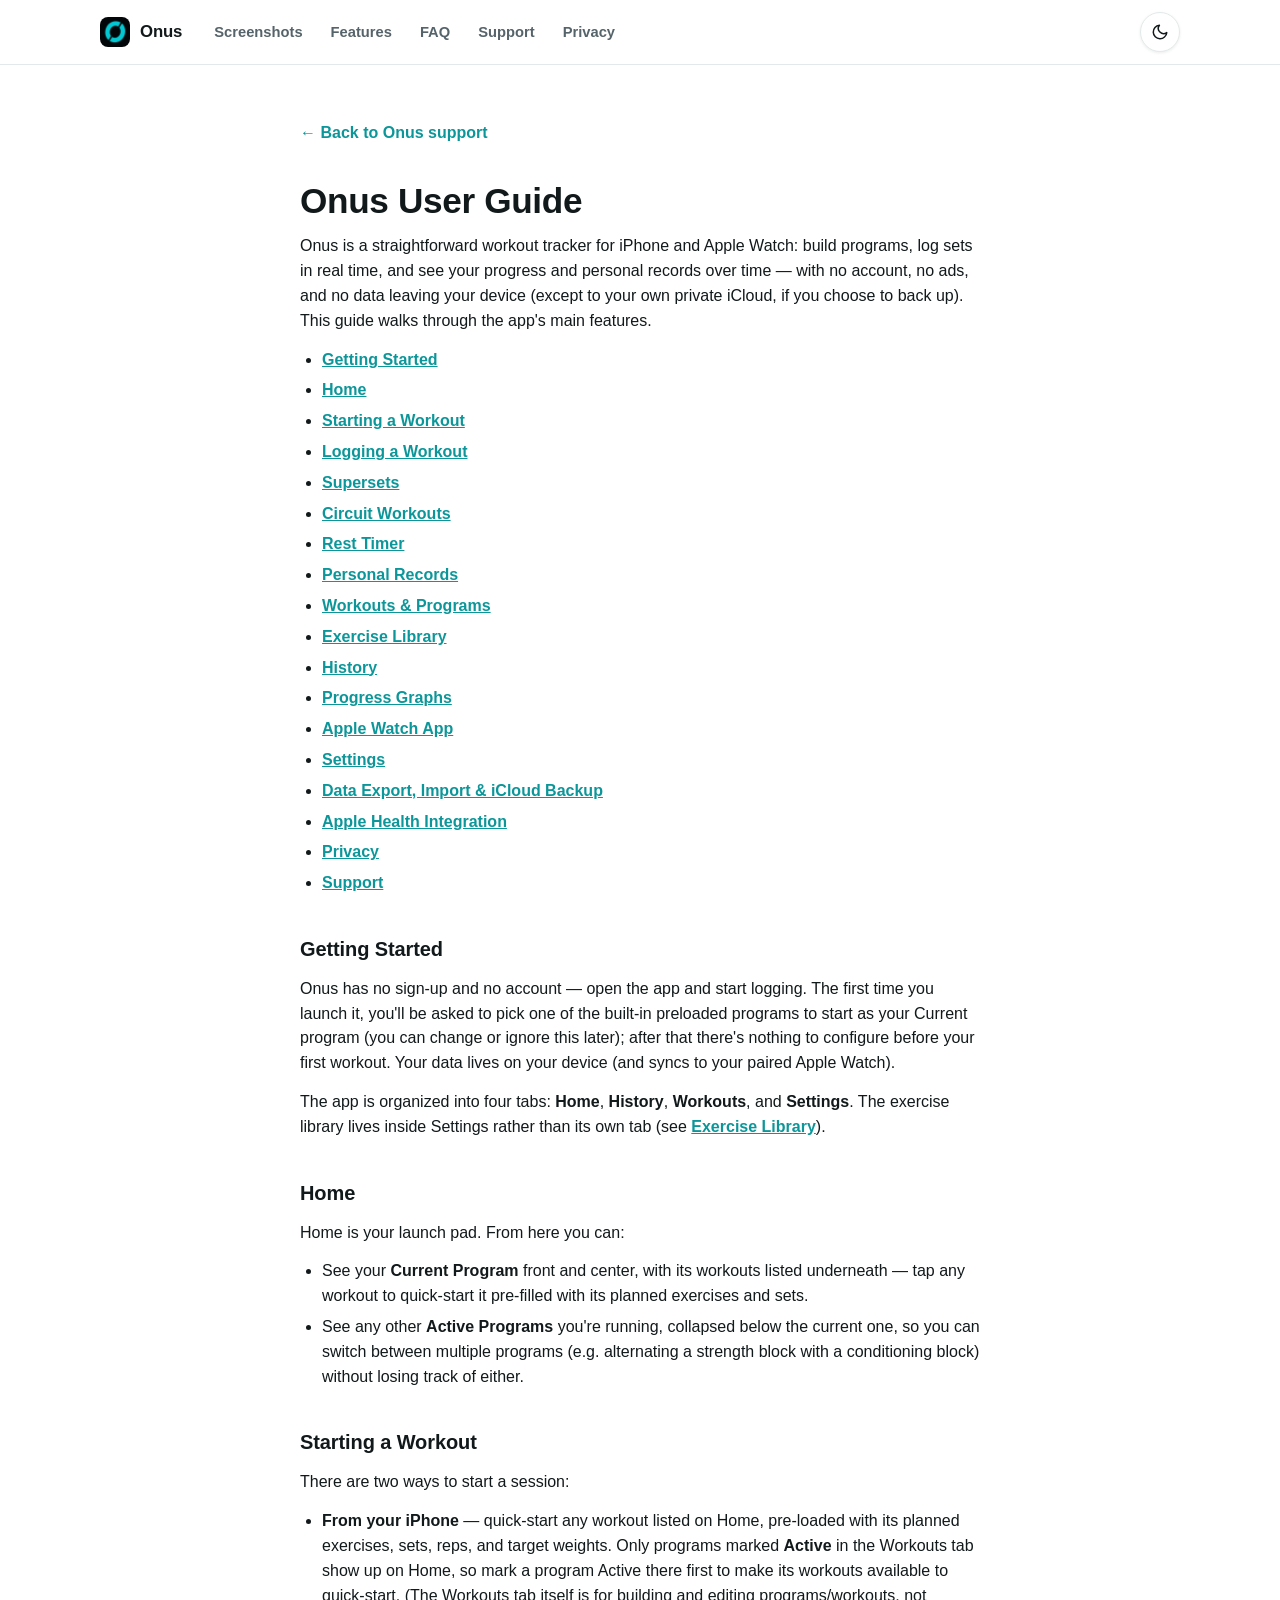
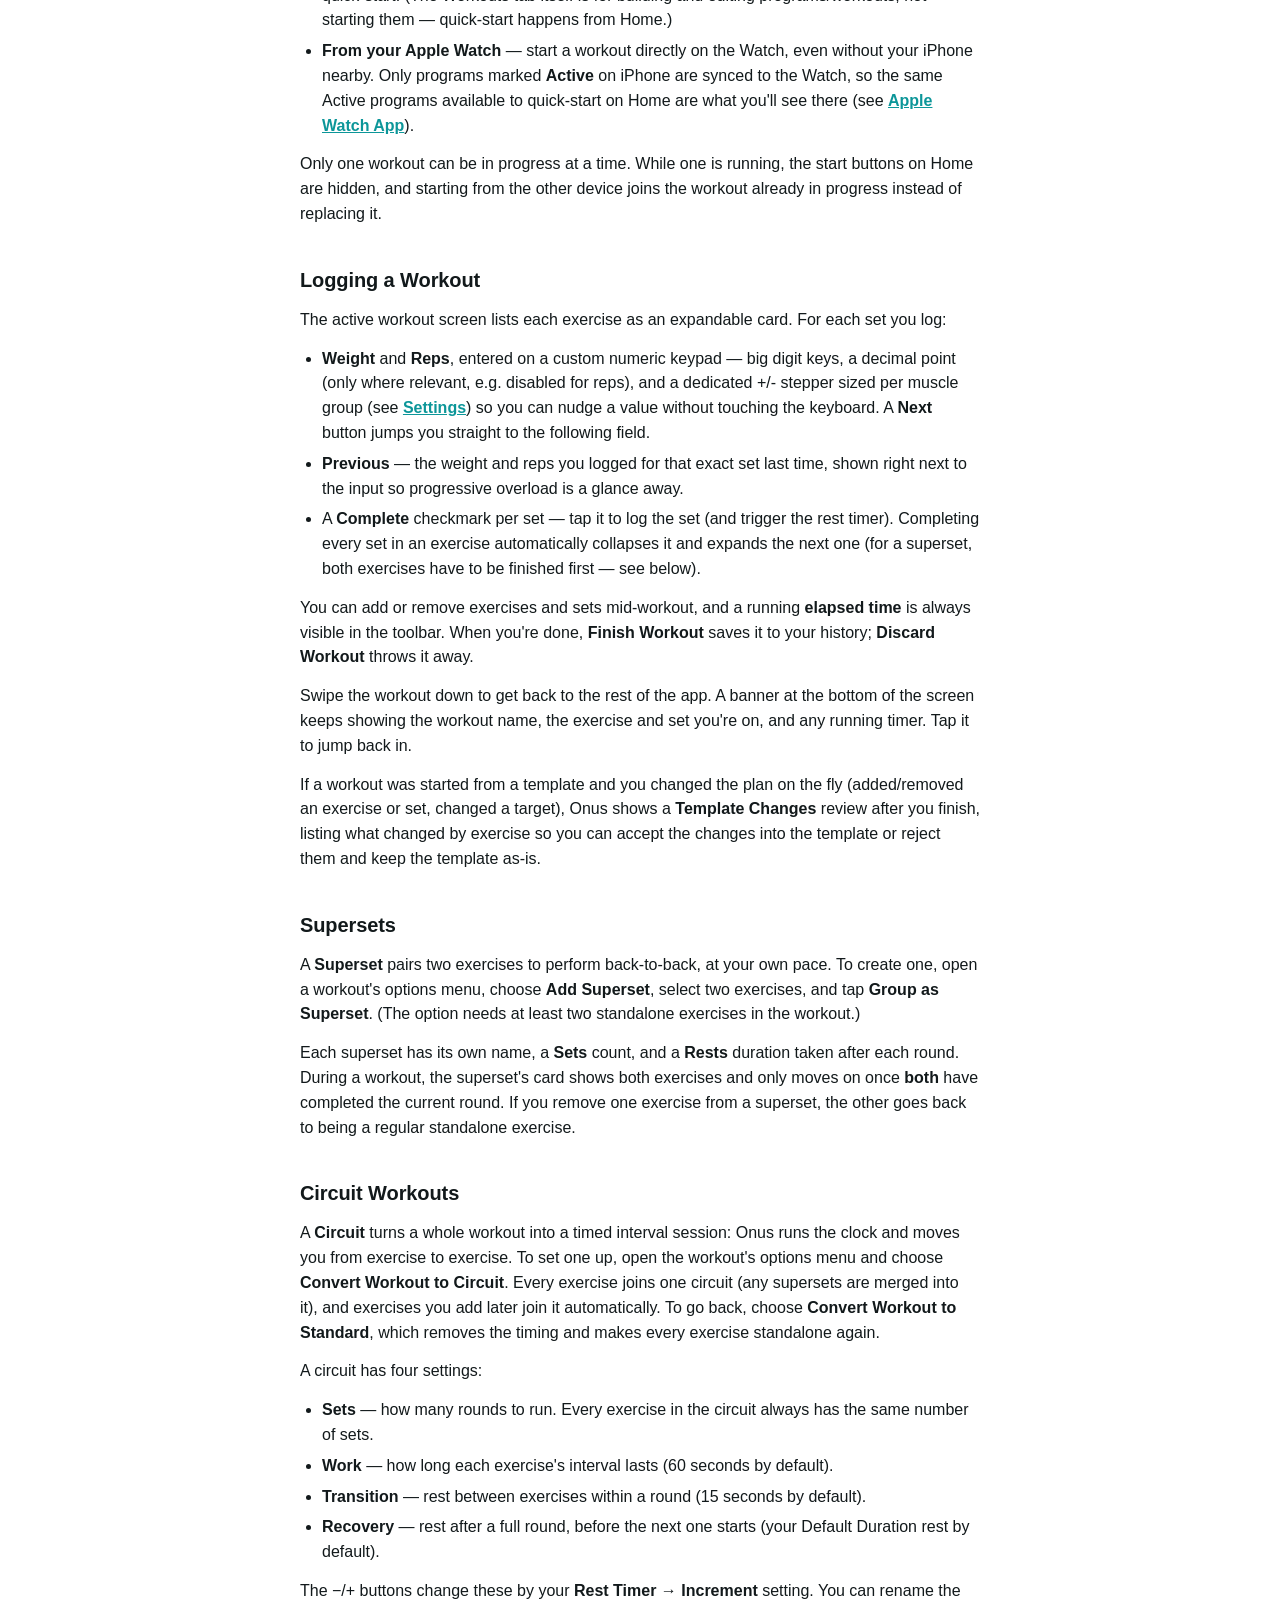
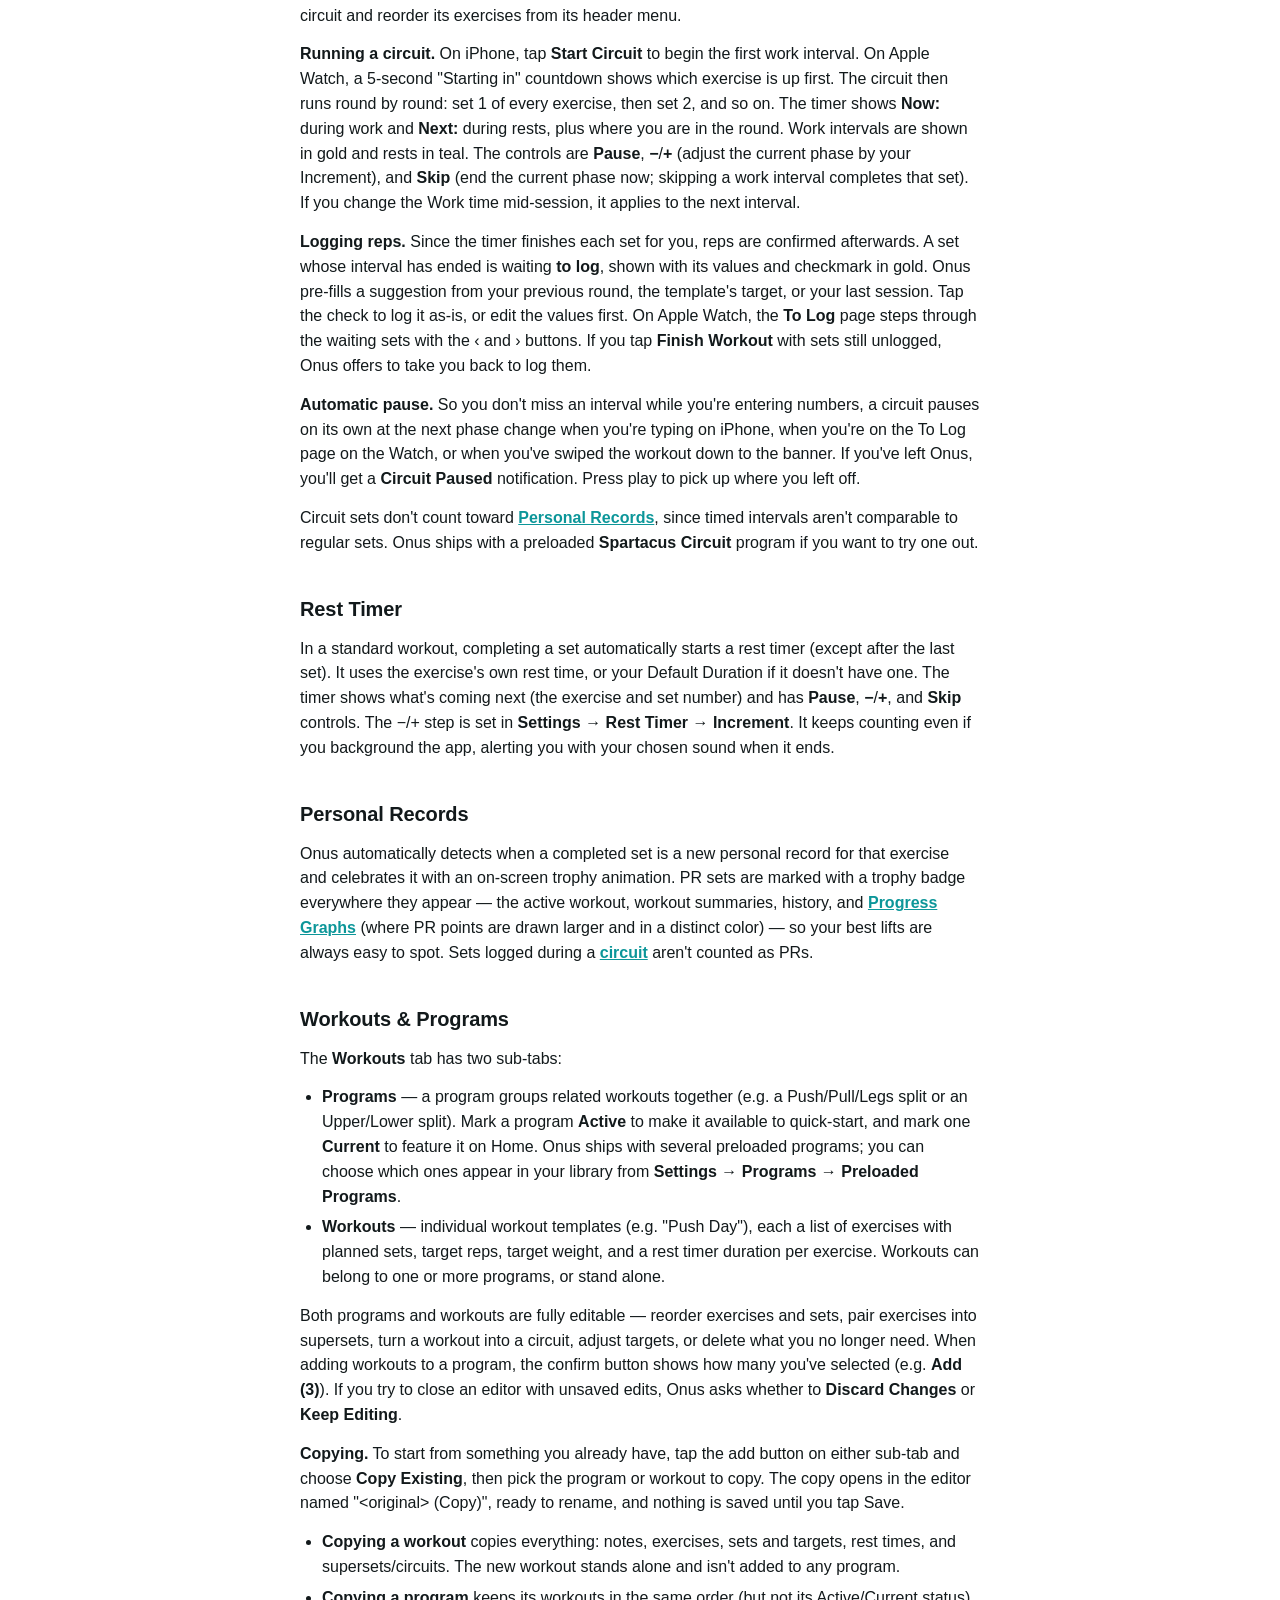
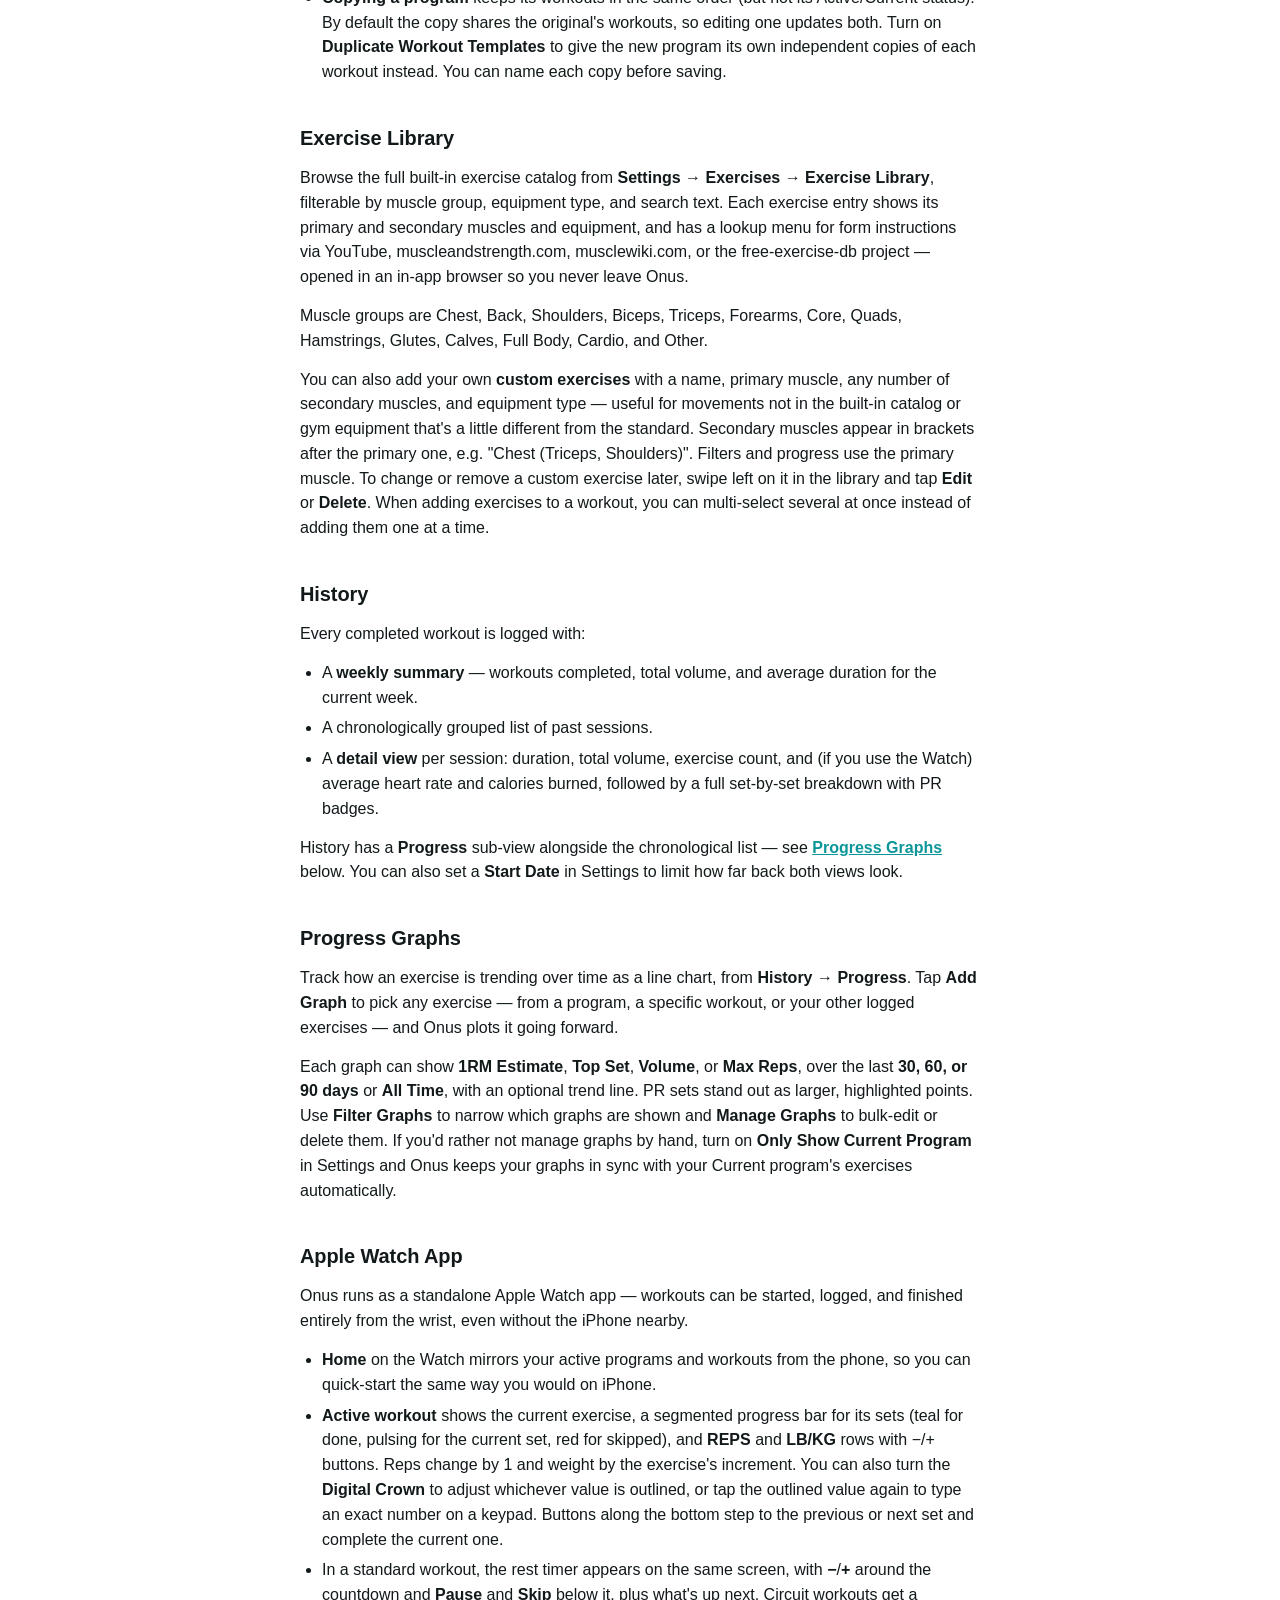
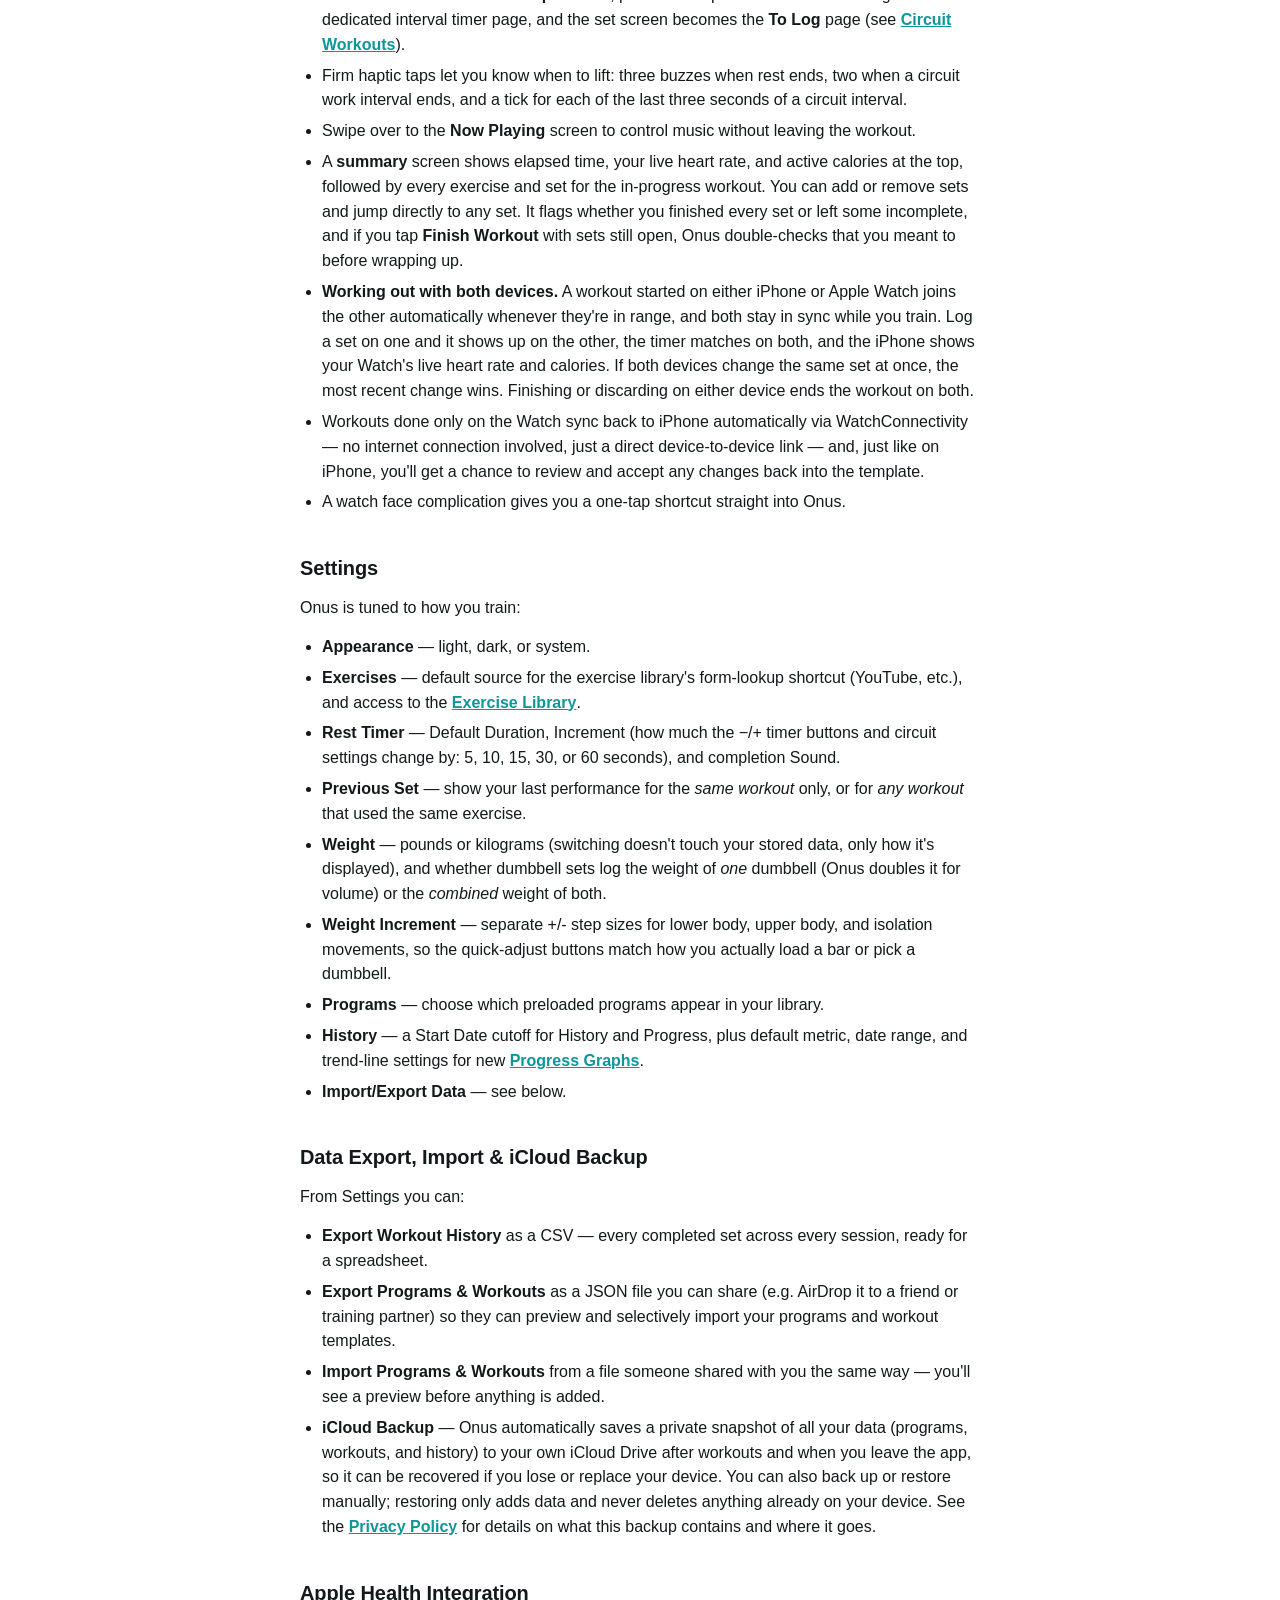
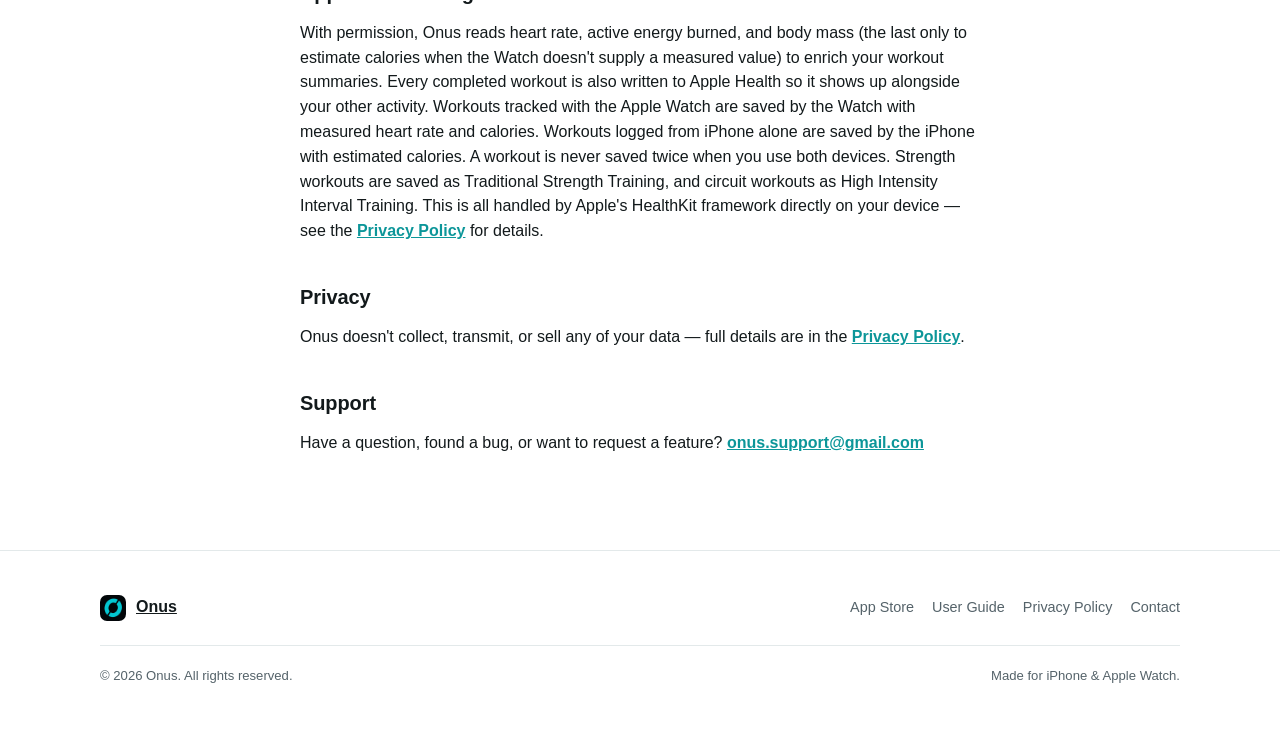
<file: guide.html>
<!doctype html>
<html lang="en">
  <head>
    <meta charset="UTF-8" />
    <meta name="viewport" content="width=device-width, initial-scale=1" />
    <title>User Guide — Onus</title>
    <meta
      name="description"
      content="A complete guide to using Onus, a private workout tracker for iPhone and Apple Watch."
    />

    <link
      rel="icon"
      type="image/png"
      sizes="32x32"
      href="Branding/icon-32x32.png"
    />
    <link
      rel="icon"
      type="image/png"
      sizes="16x16"
      href="Branding/icon-16x16.png"
    />
    <link
      rel="apple-touch-icon"
      sizes="180x180"
      href="Branding/icon-256x256.png"
    />

    <link rel="stylesheet" href="css/style.css" />
    <script>
      (function () {
        try {
          var stored = localStorage.getItem("onus-theme");
          if (stored === "light" || stored === "dark") {
            document.documentElement.setAttribute("data-theme", stored);
          }
        } catch (e) {}
      })();
    </script>
  </head>
  <body>
    <header class="site-header">
      <div class="wrap nav">
        <a class="nav-brand" href="index.html">
          <img src="Branding/icon-256x256.png" alt="" />
          <span>Onus</span>
        </a>
        <nav class="nav-links" aria-label="Section navigation">
          <a href="index.html#screenshots">Screenshots</a>
          <a href="index.html#features">Features</a>
          <a href="index.html#faq">FAQ</a>
          <a href="index.html#support">Support</a>
          <a href="privacy.html">Privacy</a>
        </nav>
        <button
          class="theme-toggle"
          data-theme-toggle
          type="button"
          aria-label="Toggle dark mode"
        >
          <svg
            class="icon-moon"
            viewBox="0 0 24 24"
            fill="none"
            stroke="currentColor"
            stroke-width="2"
            stroke-linecap="round"
            stroke-linejoin="round"
          >
            <path d="M21 12.79A9 9 0 1 1 11.21 3 7 7 0 0 0 21 12.79Z" />
          </svg>
          <svg
            class="icon-sun"
            viewBox="0 0 24 24"
            fill="none"
            stroke="currentColor"
            stroke-width="2"
            stroke-linecap="round"
            stroke-linejoin="round"
          >
            <circle cx="12" cy="12" r="4" />
            <path
              d="M12 2v2M12 20v2M4.93 4.93l1.41 1.41M17.66 17.66l1.41 1.41M2 12h2M20 12h2M4.93 19.07l1.41-1.41M17.66 6.34l1.41-1.41"
            />
          </svg>
        </button>
      </div>
    </header>

    <main>
      <article class="doc wrap">
        <a class="back-link" href="index.html">← Back to Onus support</a>

        <h1>Onus User Guide</h1>
        <p>
          Onus is a straightforward workout tracker for iPhone and Apple
          Watch: build programs, log sets in real time, and see your progress
          and personal records over time — with no account, no ads, and no
          data leaving your device (except to your own private iCloud, if you
          choose to back up). This guide walks through the app's main
          features.
        </p>

        <ul>
          <li><a href="#getting-started">Getting Started</a></li>
          <li><a href="#home">Home</a></li>
          <li><a href="#starting-a-workout">Starting a Workout</a></li>
          <li><a href="#logging-a-workout">Logging a Workout</a></li>
          <li><a href="#supersets">Supersets</a></li>
          <li><a href="#circuits">Circuit Workouts</a></li>
          <li><a href="#rest-timer">Rest Timer</a></li>
          <li><a href="#personal-records">Personal Records</a></li>
          <li><a href="#workouts-programs">Workouts &amp; Programs</a></li>
          <li><a href="#exercise-library">Exercise Library</a></li>
          <li><a href="#history">History</a></li>
          <li><a href="#progress-graphs">Progress Graphs</a></li>
          <li><a href="#apple-watch-app">Apple Watch App</a></li>
          <li><a href="#settings">Settings</a></li>
          <li>
            <a href="#data-export-import"
              >Data Export, Import &amp; iCloud Backup</a
            >
          </li>
          <li><a href="#health-integration">Apple Health Integration</a></li>
          <li><a href="#privacy">Privacy</a></li>
          <li><a href="#support">Support</a></li>
        </ul>

        <h2 id="getting-started">Getting Started</h2>
        <p>
          Onus has no sign-up and no account — open the app and start
          logging. The first time you launch it, you'll be asked to pick one
          of the built-in preloaded programs to start as your Current program
          (you can change or ignore this later); after that there's nothing
          to configure before your first workout. Your data lives on your
          device (and syncs to your paired Apple Watch).
        </p>
        <p>
          The app is organized into four tabs:
          <strong>Home</strong>, <strong>History</strong>,
          <strong>Workouts</strong>, and <strong>Settings</strong>. The
          exercise library lives inside Settings rather than its own tab (see
          <a href="#exercise-library">Exercise Library</a>).
        </p>

        <h2 id="home">Home</h2>
        <p>Home is your launch pad. From here you can:</p>
        <ul>
          <li>
            See your <strong>Current Program</strong> front and center, with
            its workouts listed underneath — tap any workout to quick-start
            it pre-filled with its planned exercises and sets.
          </li>
          <li>
            See any other <strong>Active Programs</strong> you're running,
            collapsed below the current one, so you can switch between
            multiple programs (e.g. alternating a strength block with a
            conditioning block) without losing track of either.
          </li>
        </ul>

        <h2 id="starting-a-workout">Starting a Workout</h2>
        <p>There are two ways to start a session:</p>
        <ul>
          <li>
            <strong>From your iPhone</strong> — quick-start any workout
            listed on Home, pre-loaded with its planned exercises, sets,
            reps, and target weights. Only programs marked
            <strong>Active</strong> in the Workouts tab show up on Home, so
            mark a program Active there first to make its workouts available
            to quick-start. (The Workouts tab itself is for building and
            editing programs/workouts, not starting them — quick-start
            happens from Home.)
          </li>
          <li>
            <strong>From your Apple Watch</strong> — start a workout directly
            on the Watch, even without your iPhone nearby. Only programs
            marked <strong>Active</strong> on iPhone are synced to the Watch,
            so the same Active programs available to quick-start on Home are
            what you'll see there (see
            <a href="#apple-watch-app">Apple Watch App</a>).
          </li>
        </ul>
        <p>
          Only one workout can be in progress at a time. While one is
          running, the start buttons on Home are hidden, and starting from
          the other device joins the workout already in progress instead of
          replacing it.
        </p>

        <h2 id="logging-a-workout">Logging a Workout</h2>
        <p>
          The active workout screen lists each exercise as an expandable
          card. For each set you log:
        </p>
        <ul>
          <li>
            <strong>Weight</strong> and <strong>Reps</strong>, entered on a
            custom numeric keypad — big digit keys, a decimal point (only
            where relevant, e.g. disabled for reps), and a dedicated
            +/- stepper sized per muscle group (see
            <a href="#settings">Settings</a>) so you can nudge a value
            without touching the keyboard. A <strong>Next</strong> button
            jumps you straight to the following field.
          </li>
          <li>
            <strong>Previous</strong> — the weight and reps you logged for
            that exact set last time, shown right next to the input so
            progressive overload is a glance away.
          </li>
          <li>
            A <strong>Complete</strong> checkmark per set — tap it to log the
            set (and trigger the rest timer). Completing every set in an
            exercise automatically collapses it and expands the next one (for
            a superset, both exercises have to be finished first — see
            below).
          </li>
        </ul>
        <p>
          You can add or remove exercises and sets mid-workout, and a running
          <strong>elapsed time</strong> is always visible in the toolbar.
          When you're done, <strong>Finish Workout</strong> saves it to your
          history; <strong>Discard Workout</strong> throws it away.
        </p>
        <p>
          Swipe the workout down to get back to the rest of the app. A
          banner at the bottom of the screen keeps showing the workout
          name, the exercise and set you're on, and any running timer. Tap
          it to jump back in.
        </p>
        <p>
          If a workout was started from a template and you changed the plan
          on the fly (added/removed an exercise or set, changed a target),
          Onus shows a <strong>Template Changes</strong> review after you
          finish, listing what changed by exercise so you can accept the
          changes into the template or reject them and keep the template
          as-is.
        </p>

        <h2 id="supersets">Supersets</h2>
        <p>
          A <strong>Superset</strong> pairs two exercises to perform
          back-to-back, at your own pace. To create one, open a workout's
          options menu, choose <strong>Add Superset</strong>, select two
          exercises, and tap <strong>Group as Superset</strong>. (The option
          needs at least two standalone exercises in the workout.)
        </p>
        <p>
          Each superset has its own name, a <strong>Sets</strong> count, and
          a <strong>Rests</strong> duration taken after each round. During a
          workout, the superset's card shows both exercises and only moves
          on once <strong>both</strong> have completed the current round. If
          you remove one exercise from a superset, the other goes back to
          being a regular standalone exercise.
        </p>

        <h2 id="circuits">Circuit Workouts</h2>
        <p>
          A <strong>Circuit</strong> turns a whole workout into a timed
          interval session: Onus runs the clock and moves you from exercise
          to exercise. To set one up, open the workout's options menu and
          choose <strong>Convert Workout to Circuit</strong>. Every exercise
          joins one circuit (any supersets are merged into it), and
          exercises you add later join it automatically. To go back, choose
          <strong>Convert Workout to Standard</strong>, which removes the
          timing and makes every exercise standalone again.
        </p>
        <p>A circuit has four settings:</p>
        <ul>
          <li>
            <strong>Sets</strong> — how many rounds to run. Every exercise in
            the circuit always has the same number of sets.
          </li>
          <li>
            <strong>Work</strong> — how long each exercise's interval lasts
            (60 seconds by default).
          </li>
          <li>
            <strong>Transition</strong> — rest between exercises within a
            round (15 seconds by default).
          </li>
          <li>
            <strong>Recovery</strong> — rest after a full round, before the
            next one starts (your Default Duration rest by default).
          </li>
        </ul>
        <p>
          The −/+ buttons change these by your
          <strong>Rest Timer → Increment</strong> setting. You can rename the
          circuit and reorder its exercises from its header menu.
        </p>
        <p>
          <strong>Running a circuit.</strong> On iPhone, tap
          <strong>Start Circuit</strong> to begin the first work interval. On
          Apple Watch, a 5-second "Starting in" countdown shows which
          exercise is up first. The circuit then runs round by round: set 1
          of every exercise, then set 2, and so on. The timer shows
          <strong>Now:</strong> during work and <strong>Next:</strong> during
          rests, plus where you are in the round. Work intervals are shown in
          gold and rests in teal. The controls are <strong>Pause</strong>,
          <strong>−</strong>/<strong>+</strong> (adjust the current phase by
          your Increment), and <strong>Skip</strong> (end the current phase
          now; skipping a work interval completes that set). If you change
          the Work time mid-session, it applies to the next interval.
        </p>
        <p>
          <strong>Logging reps.</strong> Since the timer finishes each set
          for you, reps are confirmed afterwards. A set whose interval has
          ended is waiting <strong>to log</strong>, shown with its values and
          checkmark in gold. Onus pre-fills a suggestion from your previous
          round, the template's target, or your last session. Tap the check
          to log it as-is, or edit the values first. On Apple Watch, the
          <strong>To Log</strong> page steps through the waiting sets with
          the ‹ and › buttons. If you tap <strong>Finish Workout</strong>
          with sets still unlogged, Onus offers to take you back to log them.
        </p>
        <p>
          <strong>Automatic pause.</strong> So you don't miss an interval
          while you're entering numbers, a circuit pauses on its own at the
          next phase change when you're typing on iPhone, when you're on the
          To Log page on the Watch, or when you've swiped the workout down
          to the banner. If you've left Onus, you'll get a
          <strong>Circuit Paused</strong> notification. Press play to pick
          up where you left off.
        </p>
        <p>
          Circuit sets don't count toward
          <a href="#personal-records">Personal Records</a>, since timed
          intervals aren't comparable to regular sets. Onus ships with a
          preloaded <strong>Spartacus Circuit</strong> program if you want to
          try one out.
        </p>

        <h2 id="rest-timer">Rest Timer</h2>
        <p>
          In a standard workout, completing a set automatically starts a
          rest timer (except after the last set). It uses the exercise's own
          rest time, or your Default Duration if it doesn't have one. The
          timer shows what's coming next (the exercise and set number) and
          has <strong>Pause</strong>, <strong>−</strong>/<strong>+</strong>,
          and <strong>Skip</strong> controls. The −/+ step is set in
          <strong>Settings → Rest Timer → Increment</strong>. It keeps
          counting even if you background the app, alerting you with your
          chosen sound when it ends.
        </p>

        <h2 id="personal-records">Personal Records</h2>
        <p>
          Onus automatically detects when a completed set is a new personal
          record for that exercise and celebrates it with an on-screen
          trophy animation. PR sets are marked with a trophy badge everywhere
          they appear — the active workout, workout summaries, history, and
          <a href="#progress-graphs">Progress Graphs</a> (where PR points are
          drawn larger and in a distinct color) — so your best lifts are
          always easy to spot. Sets logged during a
          <a href="#circuits">circuit</a> aren't counted as PRs.
        </p>

        <h2 id="workouts-programs">Workouts &amp; Programs</h2>
        <p>The <strong>Workouts</strong> tab has two sub-tabs:</p>
        <ul>
          <li>
            <strong>Programs</strong> — a program groups related workouts
            together (e.g. a Push/Pull/Legs split or an Upper/Lower split).
            Mark a program <strong>Active</strong> to make it available to
            quick-start, and mark one <strong>Current</strong> to feature it
            on Home. Onus ships with several preloaded programs; you can
            choose which ones appear in your library from
            <strong>Settings → Programs → Preloaded Programs</strong>.
          </li>
          <li>
            <strong>Workouts</strong> — individual workout templates (e.g.
            "Push Day"), each a list of exercises with planned sets, target
            reps, target weight, and a rest timer duration per exercise.
            Workouts can belong to one or more programs, or stand alone.
          </li>
        </ul>
        <p>
          Both programs and workouts are fully editable — reorder exercises
          and sets, pair exercises into supersets, turn a workout into a
          circuit, adjust targets, or delete what you no longer need. When
          adding workouts to a program, the confirm button shows how many
          you've selected (e.g. <strong>Add (3)</strong>). If you try to close
          an editor with unsaved edits, Onus asks whether to
          <strong>Discard Changes</strong> or <strong>Keep Editing</strong>.
        </p>
        <p>
          <strong>Copying.</strong> To start from something you already have,
          tap the add button on either sub-tab and choose
          <strong>Copy Existing</strong>, then pick the program or workout to
          copy. The copy opens in the editor named "&lt;original&gt; (Copy)",
          ready to rename, and nothing is saved until you tap Save.
        </p>
        <ul>
          <li>
            <strong>Copying a workout</strong> copies everything: notes,
            exercises, sets and targets, rest times, and supersets/circuits.
            The new workout stands alone and isn't added to any program.
          </li>
          <li>
            <strong>Copying a program</strong> keeps its workouts in the same
            order (but not its Active/Current status). By default the copy
            shares the original's workouts, so editing one updates both. Turn
            on <strong>Duplicate Workout Templates</strong> to give the new
            program its own independent copies of each workout instead. You
            can name each copy before saving.
          </li>
        </ul>

        <h2 id="exercise-library">Exercise Library</h2>
        <p>
          Browse the full built-in exercise catalog from
          <strong>Settings → Exercises → Exercise Library</strong>,
          filterable by muscle group, equipment type, and search text. Each
          exercise entry shows its primary and secondary muscles and
          equipment, and has a lookup menu for form instructions via
          YouTube, muscleandstrength.com, musclewiki.com, or the
          free-exercise-db project — opened in an in-app browser so you never
          leave Onus.
        </p>
        <p>
          Muscle groups are Chest, Back, Shoulders, Biceps, Triceps,
          Forearms, Core, Quads, Hamstrings, Glutes, Calves, Full Body,
          Cardio, and Other.
        </p>
        <p>
          You can also add your own <strong>custom exercises</strong> with a
          name, primary muscle, any number of secondary muscles, and
          equipment type — useful for movements not in the built-in catalog
          or gym equipment that's a little different from the standard.
          Secondary muscles appear in brackets after the primary one, e.g.
          "Chest (Triceps, Shoulders)". Filters and progress use the primary
          muscle. To change or remove a custom exercise later, swipe left on
          it in the library and tap <strong>Edit</strong> or
          <strong>Delete</strong>. When adding exercises to a workout, you can
          multi-select several at once instead of adding them one at a time.
        </p>

        <h2 id="history">History</h2>
        <p>Every completed workout is logged with:</p>
        <ul>
          <li>
            A <strong>weekly summary</strong> — workouts completed, total
            volume, and average duration for the current week.
          </li>
          <li>A chronologically grouped list of past sessions.</li>
          <li>
            A <strong>detail view</strong> per session: duration, total
            volume, exercise count, and (if you use the Watch) average heart
            rate and calories burned, followed by a full set-by-set
            breakdown with PR badges.
          </li>
        </ul>
        <p>
          History has a <strong>Progress</strong> sub-view alongside the
          chronological list — see <a href="#progress-graphs">Progress
          Graphs</a> below. You can also set a <strong>Start Date</strong> in
          Settings to limit how far back both views look.
        </p>

        <h2 id="progress-graphs">Progress Graphs</h2>
        <p>
          Track how an exercise is trending over time as a line chart, from
          <strong>History → Progress</strong>. Tap <strong>Add Graph</strong>
          to pick any exercise — from a program, a specific workout, or your
          other logged exercises — and Onus plots it going forward.
        </p>
        <p>
          Each graph can show <strong>1RM Estimate</strong>,
          <strong>Top Set</strong>, <strong>Volume</strong>, or
          <strong>Max Reps</strong>, over the last
          <strong>30, 60, or 90 days</strong> or <strong>All Time</strong>,
          with an optional trend line. PR sets stand out as larger,
          highlighted points. Use <strong>Filter Graphs</strong> to narrow
          which graphs are shown and <strong>Manage Graphs</strong> to
          bulk-edit or delete them. If you'd rather not manage graphs by
          hand, turn on <strong>Only Show Current Program</strong> in
          Settings and Onus keeps your graphs in sync with your Current
          program's exercises automatically.
        </p>

        <h2 id="apple-watch-app">Apple Watch App</h2>
        <p>
          Onus runs as a standalone Apple Watch app — workouts can be
          started, logged, and finished entirely from the wrist, even
          without the iPhone nearby.
        </p>
        <ul>
          <li>
            <strong>Home</strong> on the Watch mirrors your active programs
            and workouts from the phone, so you can quick-start the same way
            you would on iPhone.
          </li>
          <li>
            <strong>Active workout</strong> shows the current exercise, a
            segmented progress bar for its sets (teal for done, pulsing for
            the current set, red for skipped), and
            <strong>REPS</strong> and <strong>LB/KG</strong> rows with −/+
            buttons. Reps change by 1 and weight by the exercise's increment.
            You can also turn the <strong>Digital Crown</strong> to adjust
            whichever value is outlined, or tap the outlined value again to
            type an exact number on a keypad. Buttons along the bottom step
            to the previous or next set and complete the current one.
          </li>
          <li>
            In a standard workout, the rest timer appears on the same
            screen, with <strong>−</strong>/<strong>+</strong> around the
            countdown and <strong>Pause</strong> and <strong>Skip</strong>
            below it, plus what's up next. Circuit workouts get a dedicated
            interval timer page, and the set screen becomes the
            <strong>To Log</strong> page (see
            <a href="#circuits">Circuit Workouts</a>).
          </li>
          <li>
            Firm haptic taps let you know when to lift: three buzzes when
            rest ends, two when a circuit work interval ends, and a tick for
            each of the last three seconds of a circuit interval.
          </li>
          <li>
            Swipe over to the <strong>Now Playing</strong> screen to control
            music without leaving the workout.
          </li>
          <li>
            A <strong>summary</strong> screen shows elapsed time, your live
            heart rate, and active calories at the top, followed by every
            exercise and set for the in-progress workout. You can add or
            remove sets and jump directly to any set. It flags whether you
            finished every set or left some incomplete, and if you tap
            <strong>Finish Workout</strong> with sets still open, Onus
            double-checks that you meant to before wrapping up.
          </li>
          <li>
            <strong>Working out with both devices.</strong> A workout started
            on either iPhone or Apple Watch joins the other automatically
            whenever they're in range, and both stay in sync while you
            train. Log a set on one and it shows up on the other, the timer
            matches on both, and the iPhone shows your Watch's live heart
            rate and calories. If both devices change the same set at once,
            the most recent change wins. Finishing or discarding on either
            device ends the workout on both.
          </li>
          <li>
            Workouts done only on the Watch sync back to iPhone automatically
            via WatchConnectivity — no internet connection involved, just a
            direct device-to-device link — and, just like on iPhone, you'll
            get a chance to review and accept any changes back into the
            template.
          </li>
          <li>
            A watch face complication gives you a one-tap shortcut straight
            into Onus.
          </li>
        </ul>

        <h2 id="settings">Settings</h2>
        <p>Onus is tuned to how you train:</p>
        <ul>
          <li><strong>Appearance</strong> — light, dark, or system.</li>
          <li>
            <strong>Exercises</strong> — default source for the exercise
            library's form-lookup shortcut (YouTube, etc.), and access to the
            <a href="#exercise-library">Exercise Library</a>.
          </li>
          <li>
            <strong>Rest Timer</strong> — Default Duration, Increment (how
            much the −/+ timer buttons and circuit settings change by: 5, 10,
            15, 30, or 60 seconds), and completion Sound.
          </li>
          <li>
            <strong>Previous Set</strong> — show your last performance for
            the <em>same workout</em> only, or for <em>any workout</em> that
            used the same exercise.
          </li>
          <li>
            <strong>Weight</strong> — pounds or kilograms (switching doesn't
            touch your stored data, only how it's displayed), and whether
            dumbbell sets log the weight of <em>one</em> dumbbell (Onus
            doubles it for volume) or the <em>combined</em> weight of both.
          </li>
          <li>
            <strong>Weight Increment</strong> — separate +/- step sizes for
            lower body, upper body, and isolation movements, so the
            quick-adjust buttons match how you actually load a bar or pick a
            dumbbell.
          </li>
          <li>
            <strong>Programs</strong> — choose which preloaded programs
            appear in your library.
          </li>
          <li>
            <strong>History</strong> — a Start Date cutoff for History and
            Progress, plus default metric, date range, and trend-line
            settings for new <a href="#progress-graphs">Progress Graphs</a>.
          </li>
          <li><strong>Import/Export Data</strong> — see below.</li>
        </ul>

        <h2 id="data-export-import">
          Data Export, Import &amp; iCloud Backup
        </h2>
        <p>From Settings you can:</p>
        <ul>
          <li>
            <strong>Export Workout History</strong> as a CSV — every
            completed set across every session, ready for a spreadsheet.
          </li>
          <li>
            <strong>Export Programs &amp; Workouts</strong> as a JSON file
            you can share (e.g. AirDrop it to a friend or training partner)
            so they can preview and selectively import your programs and
            workout templates.
          </li>
          <li>
            <strong>Import Programs &amp; Workouts</strong> from a file
            someone shared with you the same way — you'll see a preview
            before anything is added.
          </li>
          <li>
            <strong>iCloud Backup</strong> — Onus automatically saves a
            private snapshot of all your data (programs, workouts, and
            history) to your own iCloud Drive after workouts and when you
            leave the app, so it can be recovered if you lose or replace
            your device. You can also back up or restore manually; restoring
            only adds data and never deletes anything already on your
            device. See the <a href="privacy.html">Privacy Policy</a> for
            details on what this backup contains and where it goes.
          </li>
        </ul>

        <h2 id="health-integration">Apple Health Integration</h2>
        <p>
          With permission, Onus reads heart rate, active energy burned, and
          body mass (the last only to estimate calories when the Watch
          doesn't supply a measured value) to enrich your workout summaries.
          Every completed workout is also written to Apple Health so it shows
          up alongside your other activity. Workouts tracked with the Apple
          Watch are saved by the Watch with measured heart rate and calories.
          Workouts logged from iPhone alone are saved by the iPhone with
          estimated calories. A workout is never saved twice when you use
          both devices. Strength workouts are saved as Traditional Strength
          Training, and circuit workouts as High Intensity Interval Training. This is all
          handled by Apple's HealthKit
          framework directly on your device — see the
          <a href="privacy.html">Privacy Policy</a> for details.
        </p>

        <h2 id="privacy">Privacy</h2>
        <p>
          Onus doesn't collect, transmit, or sell any of your data — full
          details are in the <a href="privacy.html">Privacy Policy</a>.
        </p>

        <h2 id="support">Support</h2>
        <p>
          Have a question, found a bug, or want to request a feature?
          <a href="mailto:onus.support@gmail.com">onus.support@gmail.com</a>
        </p>
      </article>
    </main>

    <footer class="site-footer">
      <div class="wrap">
        <div class="footer-inner">
          <a class="footer-brand" href="index.html">
            <img src="Branding/icon-256x256.png" alt="" />
            <span>Onus</span>
          </a>
          <nav class="footer-links" aria-label="Footer">
            <a href="https://apps.apple.com/us/app/onus-strength/id6804785346"
              >App Store</a
            >
            <a href="guide.html">User Guide</a>
            <a href="privacy.html">Privacy Policy</a>
            <a href="mailto:onus.support@gmail.com">Contact</a>
          </nav>
        </div>
        <div class="footer-meta">
          <span>© 2026 Onus. All rights reserved.</span>
          <span>Made for iPhone &amp; Apple Watch.</span>
        </div>
      </div>
    </footer>

    <script src="js/main.js"></script>
  </body>
</html>
</file>
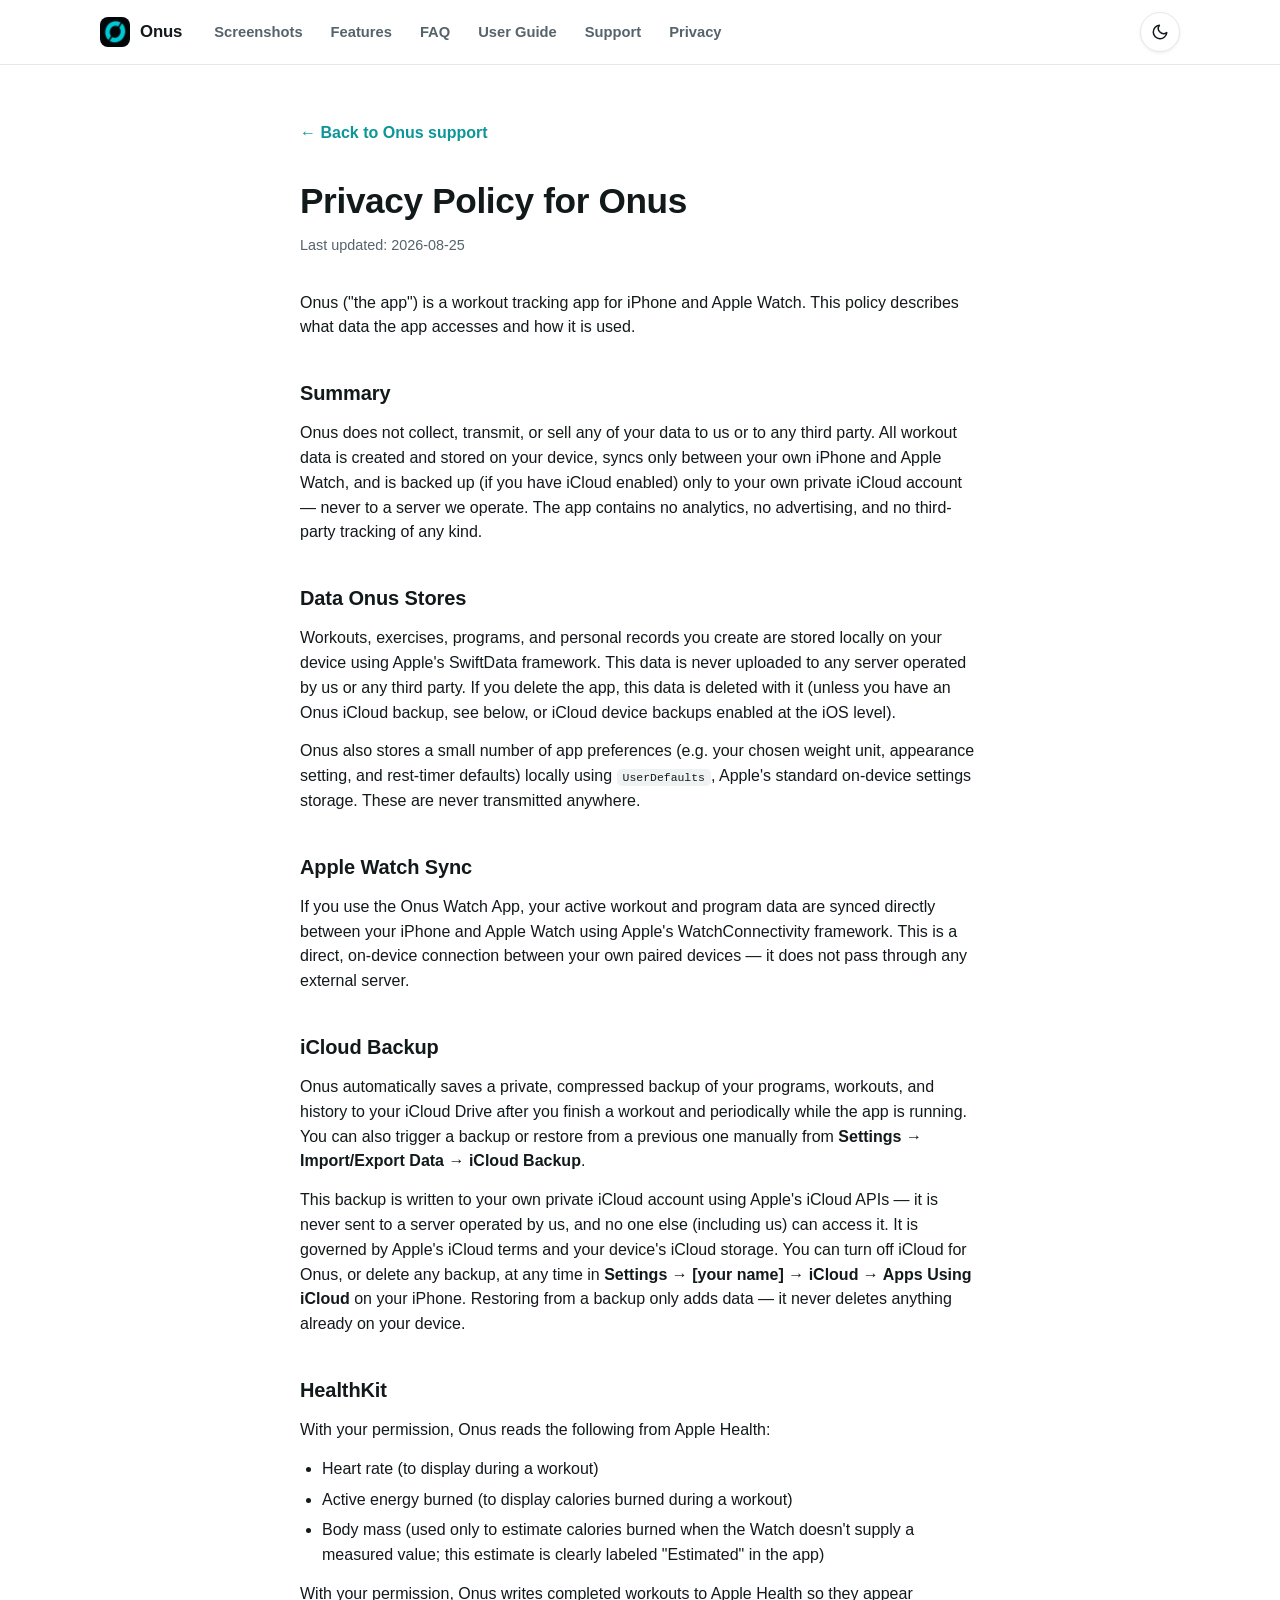
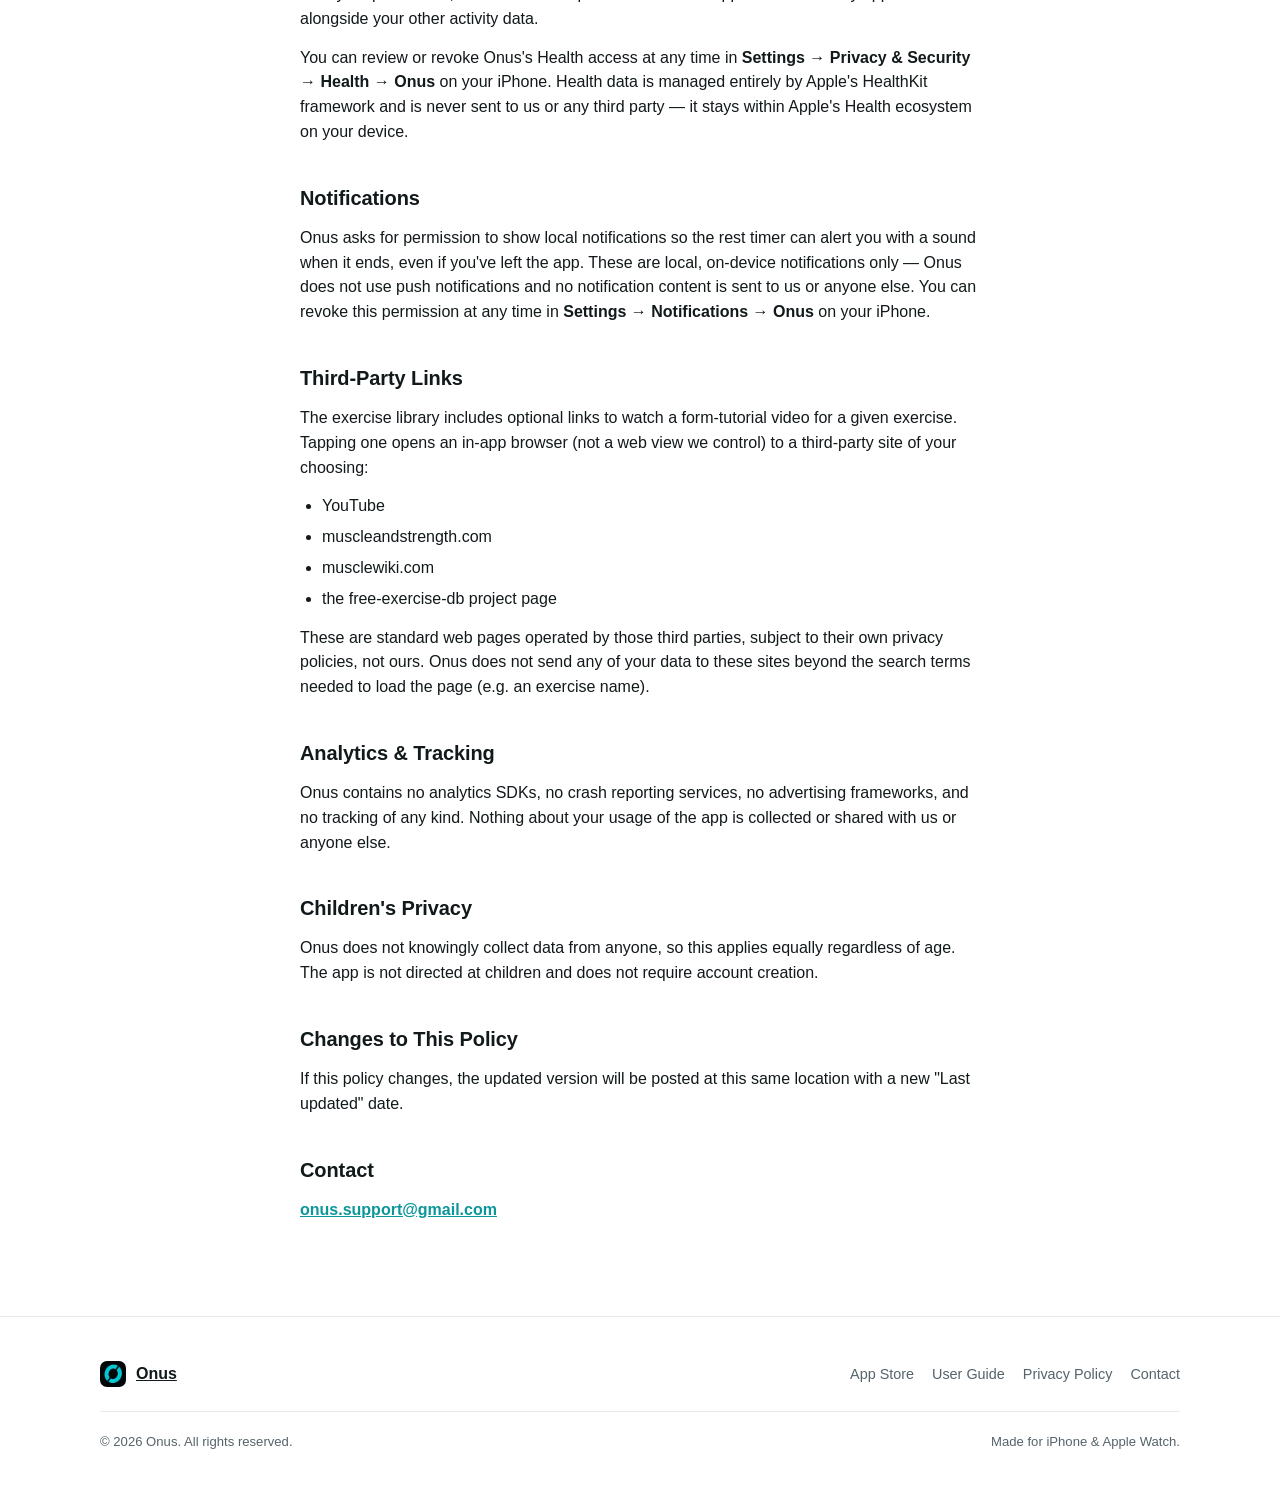
<file: privacy.html>
<!doctype html>
<html lang="en">
  <head>
    <meta charset="UTF-8" />
    <meta name="viewport" content="width=device-width, initial-scale=1" />
    <title>Privacy Policy — Onus</title>
    <meta
      name="description"
      content="Privacy Policy for Onus, a private workout tracker for iPhone and Apple Watch."
    />

    <link
      rel="icon"
      type="image/png"
      sizes="32x32"
      href="Branding/icon-32x32.png"
    />
    <link
      rel="icon"
      type="image/png"
      sizes="16x16"
      href="Branding/icon-16x16.png"
    />
    <link
      rel="apple-touch-icon"
      sizes="180x180"
      href="Branding/icon-256x256.png"
    />

    <link rel="stylesheet" href="css/style.css" />
    <script>
      (function () {
        try {
          var stored = localStorage.getItem("onus-theme");
          if (stored === "light" || stored === "dark") {
            document.documentElement.setAttribute("data-theme", stored);
          }
        } catch (e) {}
      })();
    </script>
  </head>
  <body>
    <header class="site-header">
      <div class="wrap nav">
        <a class="nav-brand" href="index.html">
          <img src="Branding/icon-256x256.png" alt="" />
          <span>Onus</span>
        </a>
        <nav class="nav-links" aria-label="Section navigation">
          <a href="index.html#screenshots">Screenshots</a>
          <a href="index.html#features">Features</a>
          <a href="index.html#faq">FAQ</a>
          <a href="guide.html">User Guide</a>
          <a href="index.html#support">Support</a>
          <a href="privacy.html">Privacy</a>
        </nav>
        <button
          class="theme-toggle"
          data-theme-toggle
          type="button"
          aria-label="Toggle dark mode"
        >
          <svg
            class="icon-moon"
            viewBox="0 0 24 24"
            fill="none"
            stroke="currentColor"
            stroke-width="2"
            stroke-linecap="round"
            stroke-linejoin="round"
          >
            <path d="M21 12.79A9 9 0 1 1 11.21 3 7 7 0 0 0 21 12.79Z" />
          </svg>
          <svg
            class="icon-sun"
            viewBox="0 0 24 24"
            fill="none"
            stroke="currentColor"
            stroke-width="2"
            stroke-linecap="round"
            stroke-linejoin="round"
          >
            <circle cx="12" cy="12" r="4" />
            <path
              d="M12 2v2M12 20v2M4.93 4.93l1.41 1.41M17.66 17.66l1.41 1.41M2 12h2M20 12h2M4.93 19.07l1.41-1.41M17.66 6.34l1.41-1.41"
            />
          </svg>
        </button>
      </div>
    </header>

    <main>
      <article class="doc wrap">
        <a class="back-link" href="index.html">← Back to Onus support</a>

        <h1>Privacy Policy for Onus</h1>
        <p class="updated">Last updated: 2026-08-25</p>

        <p>
          Onus ("the app") is a workout tracking app for iPhone and Apple Watch.
          This policy describes what data the app accesses and how it is used.
        </p>

        <h2>Summary</h2>
        <p>
          Onus does not collect, transmit, or sell any of your data to us or to
          any third party. All workout data is created and stored on your
          device, syncs only between your own iPhone and Apple Watch, and is
          backed up (if you have iCloud enabled) only to your own private iCloud
          account — never to a server we operate. The app contains no analytics,
          no advertising, and no third-party tracking of any kind.
        </p>

        <h2>Data Onus Stores</h2>
        <p>
          Workouts, exercises, programs, and personal records you create are
          stored locally on your device using Apple's SwiftData framework. This
          data is never uploaded to any server operated by us or any third
          party. If you delete the app, this data is deleted with it (unless you
          have an Onus iCloud backup, see below, or iCloud device backups
          enabled at the iOS level).
        </p>
        <p>
          Onus also stores a small number of app preferences (e.g. your chosen
          weight unit, appearance setting, and rest-timer defaults) locally
          using <code>UserDefaults</code>, Apple's standard on-device settings
          storage. These are never transmitted anywhere.
        </p>

        <h2>Apple Watch Sync</h2>
        <p>
          If you use the Onus Watch App, your active workout and program data
          are synced directly between your iPhone and Apple Watch using Apple's
          WatchConnectivity framework. This is a direct, on-device connection
          between your own paired devices — it does not pass through any
          external server.
        </p>

        <h2>iCloud Backup</h2>
        <p>
          Onus automatically saves a private, compressed backup of your
          programs, workouts, and history to your iCloud Drive after you finish
          a workout and periodically while the app is running. You can also
          trigger a backup or restore from a previous one manually from
          <strong>Settings → Import/Export Data → iCloud Backup</strong>.
        </p>
        <p>
          This backup is written to your own private iCloud account using
          Apple's iCloud APIs — it is never sent to a server operated by us, and
          no one else (including us) can access it. It is governed by Apple's
          iCloud terms and your device's iCloud storage. You can turn off iCloud
          for Onus, or delete any backup, at any time in
          <strong>Settings → [your name] → iCloud → Apps Using iCloud</strong>
          on your iPhone. Restoring from a backup only adds data — it never
          deletes anything already on your device.
        </p>

        <h2>HealthKit</h2>
        <p>With your permission, Onus reads the following from Apple Health:</p>
        <ul>
          <li>Heart rate (to display during a workout)</li>
          <li>
            Active energy burned (to display calories burned during a workout)
          </li>
          <li>
            Body mass (used only to estimate calories burned when the Watch
            doesn't supply a measured value; this estimate is clearly labeled
            "Estimated" in the app)
          </li>
        </ul>
        <p>
          With your permission, Onus writes completed workouts to Apple Health
          so they appear alongside your other activity data.
        </p>
        <p>
          You can review or revoke Onus's Health access at any time in
          <strong>Settings → Privacy &amp; Security → Health → Onus</strong> on
          your iPhone. Health data is managed entirely by Apple's HealthKit
          framework and is never sent to us or any third party — it stays within
          Apple's Health ecosystem on your device.
        </p>

        <h2>Notifications</h2>
        <p>
          Onus asks for permission to show local notifications so the rest timer
          can alert you with a sound when it ends, even if you've left the app.
          These are local, on-device notifications only — Onus does not use push
          notifications and no notification content is sent to us or anyone
          else. You can revoke this permission at any time in
          <strong>Settings → Notifications → Onus</strong> on your iPhone.
        </p>

        <h2>Third-Party Links</h2>
        <p>
          The exercise library includes optional links to watch a form-tutorial
          video for a given exercise. Tapping one opens an in-app browser (not a
          web view we control) to a third-party site of your choosing:
        </p>
        <ul>
          <li>YouTube</li>
          <li>muscleandstrength.com</li>
          <li>musclewiki.com</li>
          <li>the free-exercise-db project page</li>
        </ul>
        <p>
          These are standard web pages operated by those third parties, subject
          to their own privacy policies, not ours. Onus does not send any of
          your data to these sites beyond the search terms needed to load the
          page (e.g. an exercise name).
        </p>

        <h2>Analytics &amp; Tracking</h2>
        <p>
          Onus contains no analytics SDKs, no crash reporting services, no
          advertising frameworks, and no tracking of any kind. Nothing about
          your usage of the app is collected or shared with us or anyone else.
        </p>

        <h2>Children's Privacy</h2>
        <p>
          Onus does not knowingly collect data from anyone, so this applies
          equally regardless of age. The app is not directed at children and
          does not require account creation.
        </p>

        <h2>Changes to This Policy</h2>
        <p>
          If this policy changes, the updated version will be posted at this
          same location with a new "Last updated" date.
        </p>

        <h2>Contact</h2>
        <p>
          <a href="mailto:onus.support@gmail.com">onus.support@gmail.com</a>
        </p>
      </article>
    </main>

    <footer class="site-footer">
      <div class="wrap">
        <div class="footer-inner">
          <a class="footer-brand" href="index.html">
            <img src="Branding/icon-256x256.png" alt="" />
            <span>Onus</span>
          </a>
          <nav class="footer-links" aria-label="Footer">
            <a href="https://apps.apple.com/us/app/onus-strength/id6804785346"
              >App Store</a
            >
            <a href="guide.html">User Guide</a>
            <a href="privacy.html">Privacy Policy</a>
            <a href="mailto:onus.support@gmail.com">Contact</a>
          </nav>
        </div>
        <div class="footer-meta">
          <span>© 2026 Onus. All rights reserved.</span>
          <span>Made for iPhone &amp; Apple Watch.</span>
        </div>
      </div>
    </footer>

    <script src="js/main.js"></script>
  </body>
</html>
</file>
<file: css/style.css>
/* ==========================================================================
   Onus support site — styles
   ========================================================================== */

/* ---- Reset ------------------------------------------------------------- */
*,
*::before,
*::after {
  box-sizing: border-box;
}
html,
body,
h1,
h2,
h3,
h4,
p,
figure,
blockquote,
dl,
dd,
ul,
ol {
  margin: 0;
}
ul[class],
ol[class] {
  padding: 0;
  list-style: none;
}
img,
picture {
  display: block;
  max-width: 100%;
}
button,
input {
  font: inherit;
  color: inherit;
}
a {
  color: inherit;
}
html {
  -webkit-text-size-adjust: 100%;
  scroll-behavior: smooth;
}
@media (prefers-reduced-motion: reduce) {
  html {
    scroll-behavior: auto;
  }
  *,
  *::before,
  *::after {
    animation-duration: 0.01ms !important;
    animation-iteration-count: 1 !important;
    transition-duration: 0.01ms !important;
  }
}

/* ---- Theme tokens -------------------------------------------------------
   Light palette lives on bare :root. Dark palette is layered on twice:
   once for the OS-level preference, once for the manual toggle, so the
   toggle always wins over prefers-color-scheme.
   -------------------------------------------------------------------- */
:root {
  --primary: #0c9699;
  --primary-strong: #087679;
  --accent: #c28b0a;

  --bg: #ffffff;
  --bg-alt: #f4f7f8;
  --surface: #ffffff;
  --surface-raised: #ffffff;
  --text: #12191b;
  --text-muted: #55636a;
  --border: #e3e9ea;
  --shadow:
    0 1px 2px rgba(20, 30, 32, 0.04), 0 12px 28px -12px rgba(20, 30, 32, 0.16);
  --shadow-sm: 0 1px 3px rgba(20, 30, 32, 0.08);
  --code-bg: #eef2f3;

  --primary-contrast: #ffffff;
  --focus-ring: #0c9699;

  --font-sans:
    -apple-system, BlinkMacSystemFont, "SF Pro Text", "Segoe UI", Roboto,
    Helvetica, Arial, sans-serif;

  --container: 1120px;
  --radius-sm: 10px;
  --radius-md: 16px;
  --radius-lg: 24px;
}

@media (prefers-color-scheme: dark) {
  :root:not([data-theme="light"]) {
    --primary: #14cbcf;
    --primary-strong: #3fd9dc;
    --accent: #fabd2e;

    --bg: #0a0f10;
    --bg-alt: #0f1517;
    --surface: #141b1d;
    --surface-raised: #171f21;
    --text: #eef3f4;
    --text-muted: #9aa8ac;
    --border: #253032;
    --shadow:
      0 1px 2px rgba(0, 0, 0, 0.3), 0 16px 32px -12px rgba(0, 0, 0, 0.55);
    --shadow-sm: 0 1px 3px rgba(0, 0, 0, 0.4);
    --code-bg: #1b2426;

    --primary-contrast: #05191a;
    --focus-ring: #14cbcf;
  }
}

:root[data-theme="dark"] {
  --primary: #14cbcf;
  --primary-strong: #3fd9dc;
  --accent: #fabd2e;

  --bg: #0a0f10;
  --bg-alt: #0f1517;
  --surface: #141b1d;
  --surface-raised: #171f21;
  --text: #eef3f4;
  --text-muted: #9aa8ac;
  --border: #253032;
  --shadow: 0 1px 2px rgba(0, 0, 0, 0.3), 0 16px 32px -12px rgba(0, 0, 0, 0.55);
  --shadow-sm: 0 1px 3px rgba(0, 0, 0, 0.4);
  --code-bg: #1b2426;

  --primary-contrast: #05191a;
  --focus-ring: #14cbcf;
}

body {
  background: var(--bg);
  color: var(--text);
  font-family: var(--font-sans);
  line-height: 1.55;
  -webkit-font-smoothing: antialiased;
  transition:
    background-color 0.2s ease,
    color 0.2s ease;
}

.wrap {
  width: 100%;
  max-width: var(--container);
  margin-inline: auto;
  padding-inline: 20px;
}

section {
  padding-block: 72px;
}
section + section {
  border-top: 1px solid var(--border);
}

.eyebrow {
  display: inline-block;
  font-size: 0.78rem;
  font-weight: 700;
  letter-spacing: 0.08em;
  text-transform: uppercase;
  color: var(--primary);
  margin-bottom: 10px;
}

.section-head {
  max-width: 640px;
  margin-bottom: 40px;
}

.section-head h2 {
  font-size: clamp(1.6rem, 1.3rem + 1.2vw, 2.15rem);
  letter-spacing: -0.01em;
  margin-bottom: 12px;
}

.section-head p {
  color: var(--text-muted);
  font-size: 1.05rem;
}

a:focus-visible,
button:focus-visible,
summary:focus-visible {
  outline: 2px solid var(--focus-ring);
  outline-offset: 3px;
  border-radius: 4px;
}

/* ---- Top nav ------------------------------------------------------------ */
.site-header {
  position: sticky;
  top: 0;
  z-index: 40;
  background: color-mix(in srgb, var(--bg) 88%, transparent);
  backdrop-filter: saturate(180%) blur(14px);
  -webkit-backdrop-filter: saturate(180%) blur(14px);
  border-bottom: 1px solid var(--border);
}

.nav {
  display: flex;
  align-items: center;
  gap: 20px;
  height: 64px;
}

.nav-brand {
  display: flex;
  align-items: center;
  gap: 10px;
  font-weight: 700;
  font-size: 1.05rem;
  letter-spacing: -0.01em;
  white-space: nowrap;
  text-decoration: none;
}

.nav-brand img {
  width: 30px;
  height: 30px;
  border-radius: 8px;
}

.nav-links {
  display: flex;
  gap: 4px;
  overflow-x: auto;
  scrollbar-width: none;
  flex: 1;
  min-width: 0;
}
.nav-links::-webkit-scrollbar {
  display: none;
}

.nav-links a {
  text-decoration: none;
  color: var(--text-muted);
  font-size: 0.92rem;
  font-weight: 600;
  padding: 8px 12px;
  border-radius: 999px;
  white-space: nowrap;
  transition:
    background-color 0.15s ease,
    color 0.15s ease;
}
.nav-links a:hover {
  color: var(--text);
  background: var(--bg-alt);
}

.theme-toggle {
  flex-shrink: 0;
  width: 40px;
  height: 40px;
  border-radius: 50%;
  border: 1px solid var(--border);
  background: var(--surface);
  display: flex;
  align-items: center;
  justify-content: center;
  cursor: pointer;
  box-shadow: var(--shadow-sm);
}
.theme-toggle svg {
  width: 18px;
  height: 18px;
}
.theme-toggle .icon-sun {
  display: none;
}
:root[data-theme="dark"] .theme-toggle .icon-moon {
  display: none;
}
:root[data-theme="dark"] .theme-toggle .icon-sun {
  display: block;
}
@media (prefers-color-scheme: dark) {
  :root:not([data-theme="light"]) .theme-toggle .icon-moon {
    display: none;
  }
  :root:not([data-theme="light"]) .theme-toggle .icon-sun {
    display: block;
  }
}

/* ---- Buttons ------------------------------------------------------------ */
.btn {
  display: inline-flex;
  align-items: center;
  justify-content: center;
  gap: 8px;
  padding: 13px 24px;
  border-radius: 999px;
  font-weight: 700;
  font-size: 0.98rem;
  text-decoration: none;
  border: 1px solid transparent;
  cursor: pointer;
  transition:
    transform 0.15s ease,
    box-shadow 0.15s ease,
    background-color 0.15s ease;
}
.btn:active {
  transform: scale(0.97);
}

.btn-primary {
  background: var(--primary);
  color: var(--primary-contrast);
  box-shadow: 0 10px 24px -10px
    color-mix(in srgb, var(--primary) 70%, transparent);
}
.btn-primary:hover {
  background: var(--primary-strong);
}

.btn-ghost {
  background: transparent;
  border-color: var(--border);
  color: var(--text);
}
.btn-ghost:hover {
  background: var(--bg-alt);
}

/* ---- Hero ---------------------------------------------------------------- */
.hero {
  padding-block: 64px 56px;
  background:
    radial-gradient(
      600px 320px at 15% -10%,
      color-mix(in srgb, var(--primary) 16%, transparent),
      transparent
    ),
    radial-gradient(
      500px 300px at 90% 0%,
      color-mix(in srgb, var(--accent) 14%, transparent),
      transparent
    );
}

.hero-inner {
  display: flex;
  flex-direction: column;
  align-items: center;
  text-align: center;
  gap: 20px;
}

.app-icon {
  width: 112px;
  height: 112px;
  border-radius: 25px;
  box-shadow: var(--shadow);
  border: 1px solid var(--border);
}

.hero h1 {
  font-size: clamp(2rem, 1.6rem + 1.8vw, 2.9rem);
  letter-spacing: -0.02em;
  font-weight: 800;
}

.hero .tagline {
  color: var(--text-muted);
  font-size: clamp(1.05rem, 1rem + 0.4vw, 1.25rem);
  max-width: 560px;
}

.hero-badges {
  display: flex;
  flex-wrap: wrap;
  justify-content: center;
  gap: 10px;
  margin-top: 4px;
}

.pill {
  font-size: 0.82rem;
  font-weight: 600;
  color: var(--text-muted);
  background: var(--surface);
  border: 1px solid var(--border);
  padding: 6px 14px;
  border-radius: 999px;
}

.hero-actions {
  display: flex;
  flex-wrap: wrap;
  justify-content: center;
  gap: 12px;
  margin-top: 12px;
}

.hero-banner {
  margin-top: 40px;
  border-radius: var(--radius-lg);
  overflow: hidden;
  border: 1px solid var(--border);
  box-shadow: var(--shadow);
  background: #000;
}
.hero-banner img {
  width: 100%;
  height: auto;
  display: block;
}

/* ---- Screenshots ---------------------------------------------------------- */
.shot-group {
  margin-bottom: 52px;
}
.shot-group:last-child {
  margin-bottom: 0;
}

.shot-group-head {
  display: flex;
  align-items: center;
  justify-content: space-between;
  flex-wrap: wrap;
  gap: 14px;
  margin-bottom: 18px;
}

.shot-group-head h3 {
  font-size: 1.15rem;
  font-weight: 700;
}

.shot-group-head .platform-note {
  color: var(--text-muted);
  font-size: 0.9rem;
}

.tabbar {
  display: inline-flex;
  background: var(--bg-alt);
  border: 1px solid var(--border);
  padding: 4px;
  border-radius: 999px;
  gap: 2px;
}

.tabbar button {
  border: none;
  background: transparent;
  padding: 7px 16px;
  border-radius: 999px;
  font-size: 0.86rem;
  font-weight: 700;
  color: var(--text-muted);
  cursor: pointer;
  transition:
    background-color 0.15s ease,
    color 0.15s ease;
}

.tabbar button.is-active {
  background: var(--surface);
  color: var(--text);
  box-shadow: var(--shadow-sm);
}

.gallery {
  display: flex;
  gap: 16px;
  overflow-x: auto;
  padding-block: 4px 14px;
  scroll-snap-type: x proximity;
}

.gallery::-webkit-scrollbar {
  height: 8px;
}
.gallery::-webkit-scrollbar-thumb {
  background: var(--border);
  border-radius: 999px;
}

.shot-card {
  flex: 0 0 auto;
  scroll-snap-align: start;
  cursor: zoom-in;
  border: none;
  background: none;
  padding: 0;
  display: flex;
  flex-direction: column;
  gap: 10px;
  width: 168px;
}

.shot-card .frame {
  border-radius: 18px;
  overflow: hidden;
  border: 1px solid var(--border);
  box-shadow: var(--shadow-sm);
  background: var(--surface);
  transition:
    transform 0.15s ease,
    box-shadow 0.15s ease;
}
.shot-card:hover .frame,
.shot-card:focus-visible .frame {
  transform: translateY(-4px);
  box-shadow: var(--shadow);
}

.shot-card.watch {
  width: 118px;
}
.shot-card img {
  width: 100%;
  height: auto;
  display: block;
}

.shot-card .cap {
  font-size: 0.78rem;
  color: var(--text-muted);
  text-align: center;
  line-height: 1.3;
}

.shot-tag {
  display: table;
  margin: 5px auto 0;
  font-size: 0.66rem;
  font-weight: 800;
  letter-spacing: 0.05em;
  text-transform: uppercase;
  padding: 2px 7px;
  border-radius: 6px;
  border: 1px solid var(--border);
  color: var(--text-muted);
  background: var(--bg-alt);
}

.shot-tag-circuit {
  color: var(--accent);
  border-color: color-mix(in srgb, var(--accent) 50%, transparent);
  background: color-mix(in srgb, var(--accent) 12%, transparent);
}

/* ---- Features ------------------------------------------------------------- */
.feature-grid {
  display: grid;
  grid-template-columns: repeat(auto-fill, minmax(250px, 1fr));
  gap: 18px;
}

.feature-card {
  background: var(--surface);
  border: 1px solid var(--border);
  border-radius: var(--radius-md);
  padding: 22px;
  box-shadow: var(--shadow-sm);
}

.feature-icon {
  width: 42px;
  height: 42px;
  border-radius: 12px;
  display: flex;
  align-items: center;
  justify-content: center;
  font-size: 1.25rem;
  background: color-mix(in srgb, var(--primary) 14%, transparent);
  margin-bottom: 14px;
}

.feature-card h3 {
  font-size: 1.02rem;
  margin-bottom: 6px;
  letter-spacing: -0.005em;
}

.feature-card p {
  color: var(--text-muted);
  font-size: 0.92rem;
}

/* ---- FAQ -------------------------------------------------------------------- */
.faq-list {
  display: flex;
  flex-direction: column;
  gap: 10px;
  max-width: 760px;
}

.faq-item {
  border: 1px solid var(--border);
  border-radius: var(--radius-sm);
  background: var(--surface);
  overflow: hidden;
}

.faq-item summary {
  list-style: none;
  cursor: pointer;
  padding: 17px 20px;
  font-weight: 650;
  font-size: 0.98rem;
  display: flex;
  align-items: center;
  justify-content: space-between;
  gap: 12px;
}
.faq-item summary::-webkit-details-marker {
  display: none;
}

.faq-item summary .chev {
  flex-shrink: 0;
  width: 20px;
  height: 20px;
  transition: transform 0.2s ease;
  color: var(--text-muted);
}
.faq-item[open] summary .chev {
  transform: rotate(180deg);
}

.faq-item .faq-body {
  padding: 0 20px 18px;
  color: var(--text-muted);
  font-size: 0.94rem;
}
.faq-item .faq-body p + p {
  margin-top: 10px;
}

.todo-flag {
  display: inline-block;
  font-size: 0.68rem;
  font-weight: 800;
  letter-spacing: 0.05em;
  color: var(--accent);
  border: 1px solid color-mix(in srgb, var(--accent) 50%, transparent);
  background: color-mix(in srgb, var(--accent) 12%, transparent);
  padding: 2px 7px;
  border-radius: 6px;
  margin-left: 4px;
  vertical-align: middle;
}

/* ---- Contact / support -------------------------------------------------------- */
.contact-card {
  display: flex;
  flex-wrap: wrap;
  align-items: center;
  justify-content: space-between;
  gap: 24px;
  background: linear-gradient(
    135deg,
    color-mix(in srgb, var(--primary) 10%, var(--surface)),
    var(--surface)
  );
  border: 1px solid var(--border);
  border-radius: var(--radius-lg);
  padding: 34px;
  box-shadow: var(--shadow-sm);
}

.contact-card h3 {
  font-size: 1.2rem;
  margin-bottom: 6px;
}
.contact-card p {
  color: var(--text-muted);
  max-width: 46ch;
}

.contact-note {
  margin-top: 18px;
  font-size: 0.85rem;
  color: var(--text-muted);
}

/* ---- Privacy preview ---------------------------------------------------------- */
.privacy-card {
  display: flex;
  flex-wrap: wrap;
  gap: 24px;
  align-items: flex-start;
  justify-content: space-between;
  background: var(--surface);
  border: 1px solid var(--border);
  border-radius: var(--radius-lg);
  padding: 30px;
}
.privacy-card ul {
  display: grid;
  gap: 8px;
  font-size: 0.92rem;
  color: var(--text-muted);
}
.privacy-card ul li::before {
  content: "✓ ";
  color: var(--primary);
  font-weight: 800;
}

/* ---- Footer --------------------------------------------------------------------- */
.site-footer {
  padding-block: 44px;
  border-top: 1px solid var(--border);
}

.footer-inner {
  display: flex;
  flex-wrap: wrap;
  gap: 20px;
  align-items: center;
  justify-content: space-between;
}

.footer-brand {
  display: flex;
  align-items: center;
  gap: 10px;
  font-weight: 700;
}
.footer-brand img {
  width: 26px;
  height: 26px;
  border-radius: 7px;
}

.footer-links {
  display: flex;
  flex-wrap: wrap;
  gap: 18px;
  font-size: 0.9rem;
}
.footer-links a {
  text-decoration: none;
  color: var(--text-muted);
}
.footer-links a:hover {
  color: var(--text);
}

.footer-meta {
  width: 100%;
  margin-top: 24px;
  padding-top: 20px;
  border-top: 1px solid var(--border);
  font-size: 0.82rem;
  color: var(--text-muted);
  display: flex;
  flex-wrap: wrap;
  gap: 8px 16px;
  justify-content: space-between;
}

/* ---- Lightbox ------------------------------------------------------------------- */
.lightbox {
  position: fixed;
  inset: 0;
  background: rgba(4, 8, 9, 0.82);
  display: none;
  align-items: center;
  justify-content: center;
  z-index: 100;
  padding: 32px 16px;
}
.lightbox.is-open {
  display: flex;
}
.lightbox img {
  max-height: 88vh;
  max-width: min(90vw, 420px);
  border-radius: 20px;
  box-shadow: 0 30px 60px rgba(0, 0, 0, 0.5);
}
.lightbox-close {
  position: absolute;
  top: 20px;
  right: 20px;
  width: 42px;
  height: 42px;
  border-radius: 50%;
  border: 1px solid rgba(255, 255, 255, 0.25);
  background: rgba(255, 255, 255, 0.08);
  color: #fff;
  font-size: 1.3rem;
  line-height: 1;
  cursor: pointer;
}

/* ---- Privacy page --------------------------------------------------------------- */
.doc {
  max-width: 720px;
  margin-inline: auto;
  padding-block: 56px 80px;
}
.doc h1 {
  font-size: clamp(1.7rem, 1.4rem + 1vw, 2.2rem);
  margin-bottom: 6px;
  letter-spacing: -0.01em;
}
.doc .updated {
  color: var(--text-muted);
  font-size: 0.9rem;
  margin-bottom: 34px;
}
.doc h2 {
  font-size: 1.25rem;
  margin-top: 38px;
  margin-bottom: 12px;
  letter-spacing: -0.005em;
}
.doc p {
  margin-bottom: 14px;
  color: var(--text);
}
.doc ul {
  margin: 0 0 14px;
  padding-left: 22px;
  list-style: disc;
}
.doc li {
  margin-bottom: 6px;
}
.doc a {
  color: var(--primary);
  font-weight: 600;
}
.doc .back-link {
  display: inline-flex;
  align-items: center;
  gap: 6px;
  margin-bottom: 28px;
  font-weight: 700;
  color: var(--primary);
  text-decoration: none;
}
.doc code {
  background: var(--code-bg);
  padding: 2px 6px;
  border-radius: 5px;
  font-size: 0.88em;
}

/* ---- Responsive ------------------------------------------------------------------ */
@media (max-width: 640px) {
  section {
    padding-block: 52px;
  }
  .hero {
    padding-block: 44px 40px;
  }
  .contact-card {
    flex-direction: column;
    align-items: flex-start;
  }
  .footer-inner {
    flex-direction: column;
    align-items: flex-start;
  }
  .privacy-card {
    flex-direction: column;
  }
}
</file>
